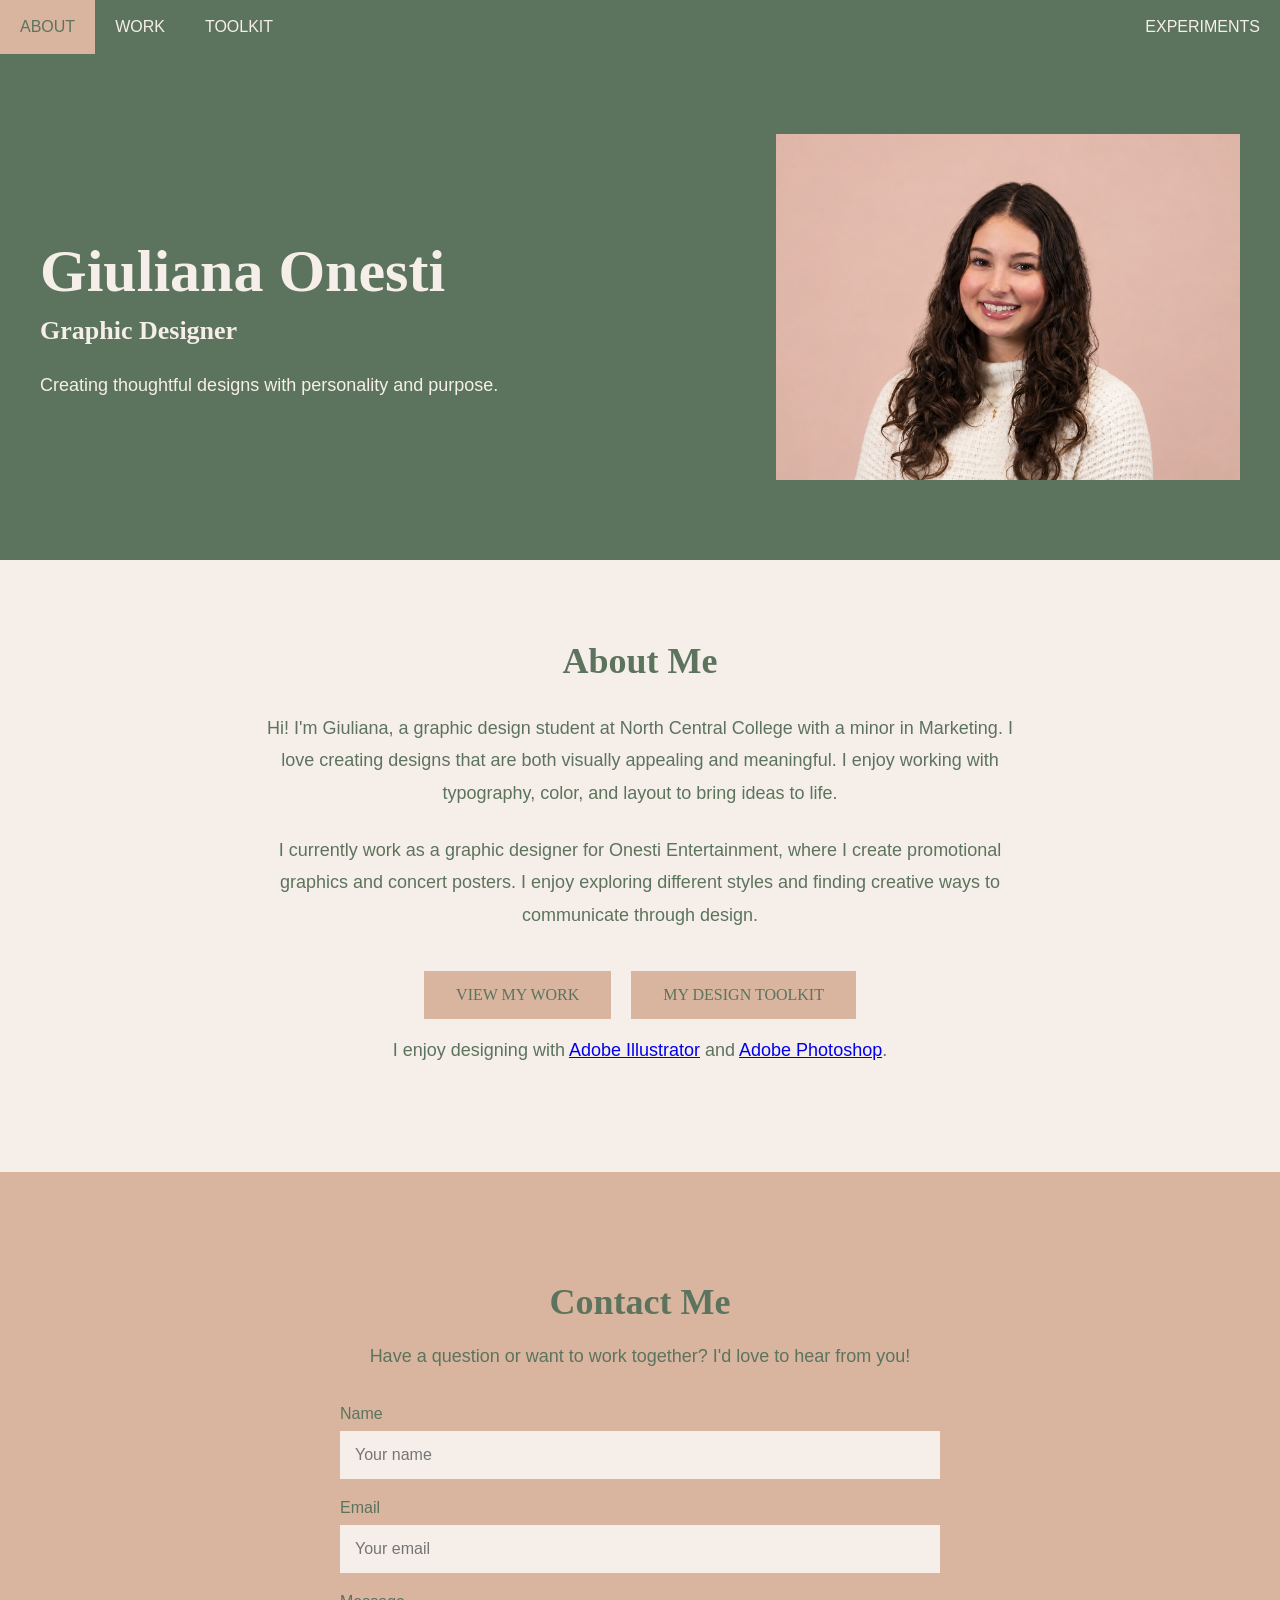
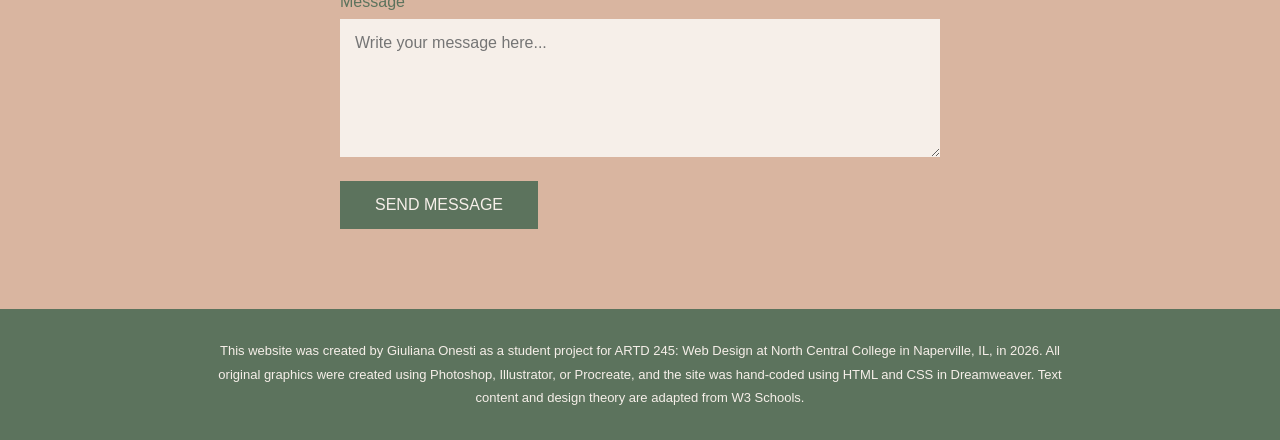
<file: index.html>
<!doctype html>
<html>
<head>
<meta charset="UTF-8">
<title>About</title>
	<link href="style.css" rel="stylesheet"
		  type="text/css">
</head>

<body>
	<nav>
    <ul class="topnav">
        <li><a class="active" href="index.html">ABOUT</a></li>
        <li><a href="work.html">WORK</a></li>
        <li><a href="toolkit.html">TOOLKIT</a></li>
        <li class="right"><a href="experiments.html">EXPERIMENTS</a></li>
    </ul>
</nav>
<header class="about-hero">
    <div class="about-hero-text">
        <h1>Giuliana Onesti</h1>
        <h3>Graphic Designer</h3>
        <p>Creating thoughtful designs with personality and purpose.</p>
    </div>
	<div class="about-hero-image">
    <img src="images/finalizedheadshot.png" alt="Portrait of Giuliana Onesti">
</div>
</header> <section id="about-me">
    <h2>About Me</h2>

    <p>
        Hi! I'm Giuliana, a graphic design student at
        North Central College with a minor in Marketing.
        I love creating designs that are both visually
        appealing and meaningful. I enjoy working with
        typography, color, and layout to bring ideas to life.
    </p>

    <p>
        I currently work as a graphic designer for
        Onesti Entertainment, where I create promotional
        graphics and concert posters. I enjoy exploring
        different styles and finding creative ways to
        communicate through design.
    </p>

    <a href="work.html" class="button">VIEW MY WORK</a>
    <a href="toolkit.html" class="button">MY DESIGN TOOLKIT</a>
<p>
    I enjoy designing with
    <a href="https://www.adobe.com/products/illustrator.html" target="_blank">Adobe Illustrator</a>
    and
    <a href="https://www.adobe.com/products/photoshop.html" target="_blank">Adobe Photoshop</a>.
</p>
</section>	
	<section id="contact">
    <h2>Contact Me</h2>

    <p>Have a question or want to work together?
    I'd love to hear from you!</p>

    <form>
        <label for="name">Name</label>
        <input type="text" id="name" name="name"
               placeholder="Your name" required>

        <label for="email">Email</label>
        <input type="email" id="email" name="email"
               placeholder="Your email" required>

        <label for="message">Message</label>
        <textarea id="message" name="message"
                  placeholder="Write your message here..."
                  rows="6" required></textarea>

        <button type="submit">SEND MESSAGE</button>
    </form>
</section>
	<footer id="site-footer">
    <p>
        This website was created by Giuliana Onesti
        as a student project for ARTD 245: Web Design
        at North Central College in Naperville, IL,
        in 2026. All original graphics were created
        using Photoshop, Illustrator, or Procreate,
        and the site was hand-coded using HTML and CSS
        in Dreamweaver. Text content and design theory
        are adapted from W3 Schools.
    </p>
</footer>
			 
</body>
</html>
</file>
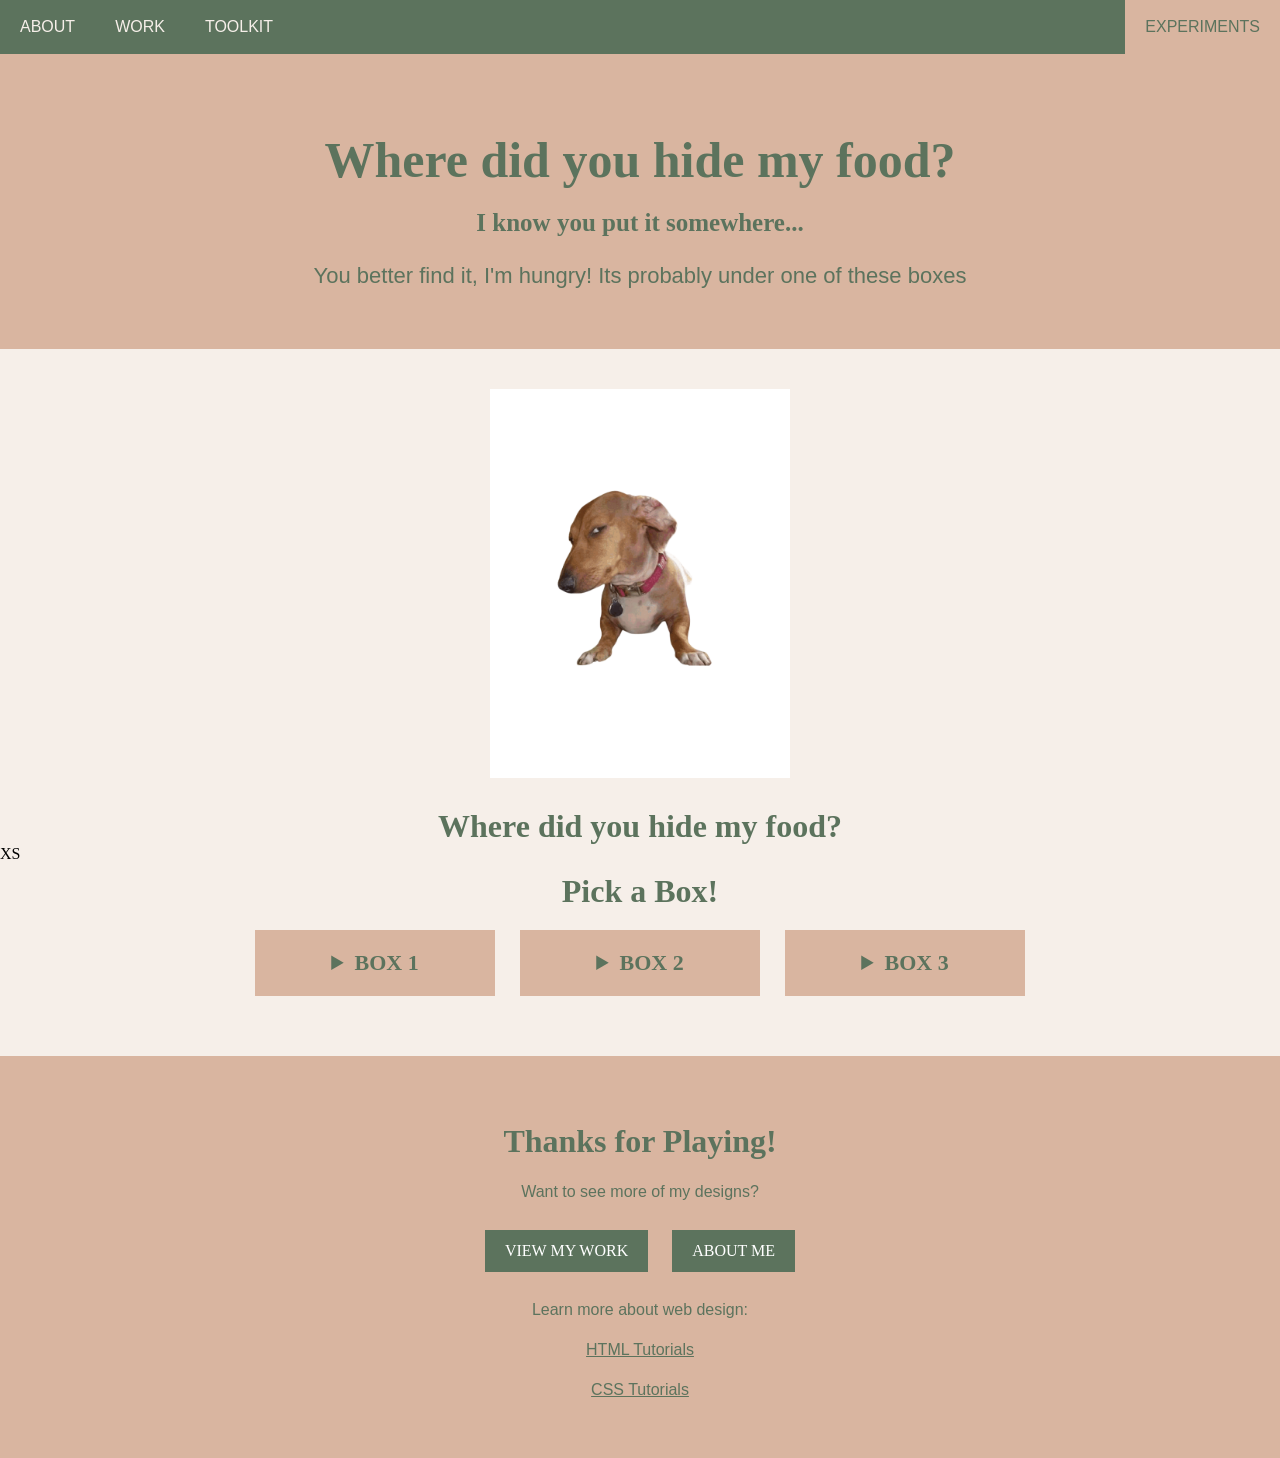
<file: experiments.html>
<!doctype html>
<html>
<head>
	<link href="style.css" rel="stylesheet" type="text/css">
    <meta charset="UTF-8">
    <title>Experiments</title>
</head>

<body>
	<nav>
    <ul class="topnav">
        <li><a href="index.html">ABOUT</a></li>
        <li><a href="work.html">WORK</a></li>
        <li><a href="toolkit.html">TOOLKIT</a></li>
        <li class="right"><a class="active" href="experiments.html">EXPERIMENTS</a></li>
    </ul>
</nav>

<section class="fetch-header">
    <h1>Where did you hide my food?</h1>
    <h2>I know you put it somewhere...</h2>
    <p>You better find it, I'm hungry! Its probably under one of these boxes</p>
</section>
	<div class="fetch-activity">

    <input type="checkbox" id="found-food">

    <section class="fetch-game">

        <img src="images/DOG.png" alt="Dog looking for food" class="fetch-dog sad-dog">

        <img src="images/HAPPYDOG.png" alt="Happy dog" class="fetch-dog happy-dog">

        <h2>Where did you hide my food?</h2>
     

    </section>XS

    <section class="toy-game">

        <h2>Pick a Box!</h2>

        <div class="toy-boxes">

            <details>
                <summary>BOX 1</summary>
                <img src="images/SOCKS.png" alt="Socks">
                <p>Ew socks! Try again!</p>
            </details>

            <details>
                <summary>BOX 2</summary>
                <img src="images/BEER.png" alt="Beer">
                <p>That's not my food! I'll use that to wash it down once you find it!</p>
            </details>

            <details>
                <summary>BOX 3</summary>
                <img src="images/DOGFOOD.png" alt="Dog food">
                <p>YAY! YOU FOUND MY FOOD!</p>

                <label for="found-food" class="food-button">GIVE ME MY FOOD!</label>
            </details>

        </div>

    </section>

</div>
	<section class="experiment-links">

    <h2>Thanks for Playing!</h2>
    <p>Want to see more of my designs?</p>

    <a href="work.html" class="experiment-button">VIEW MY WORK</a>
    <a href="index.html" class="experiment-button">ABOUT ME</a>

    <p>Learn more about web design:</p>

<p><a href="https://www.w3schools.com/html/" target="_blank">HTML Tutorials</a></p>
<p><a href="https://www.w3schools.com/css/" target="_blank">CSS Tutorials</a></p>

</section>

</body>
</html>
</file>
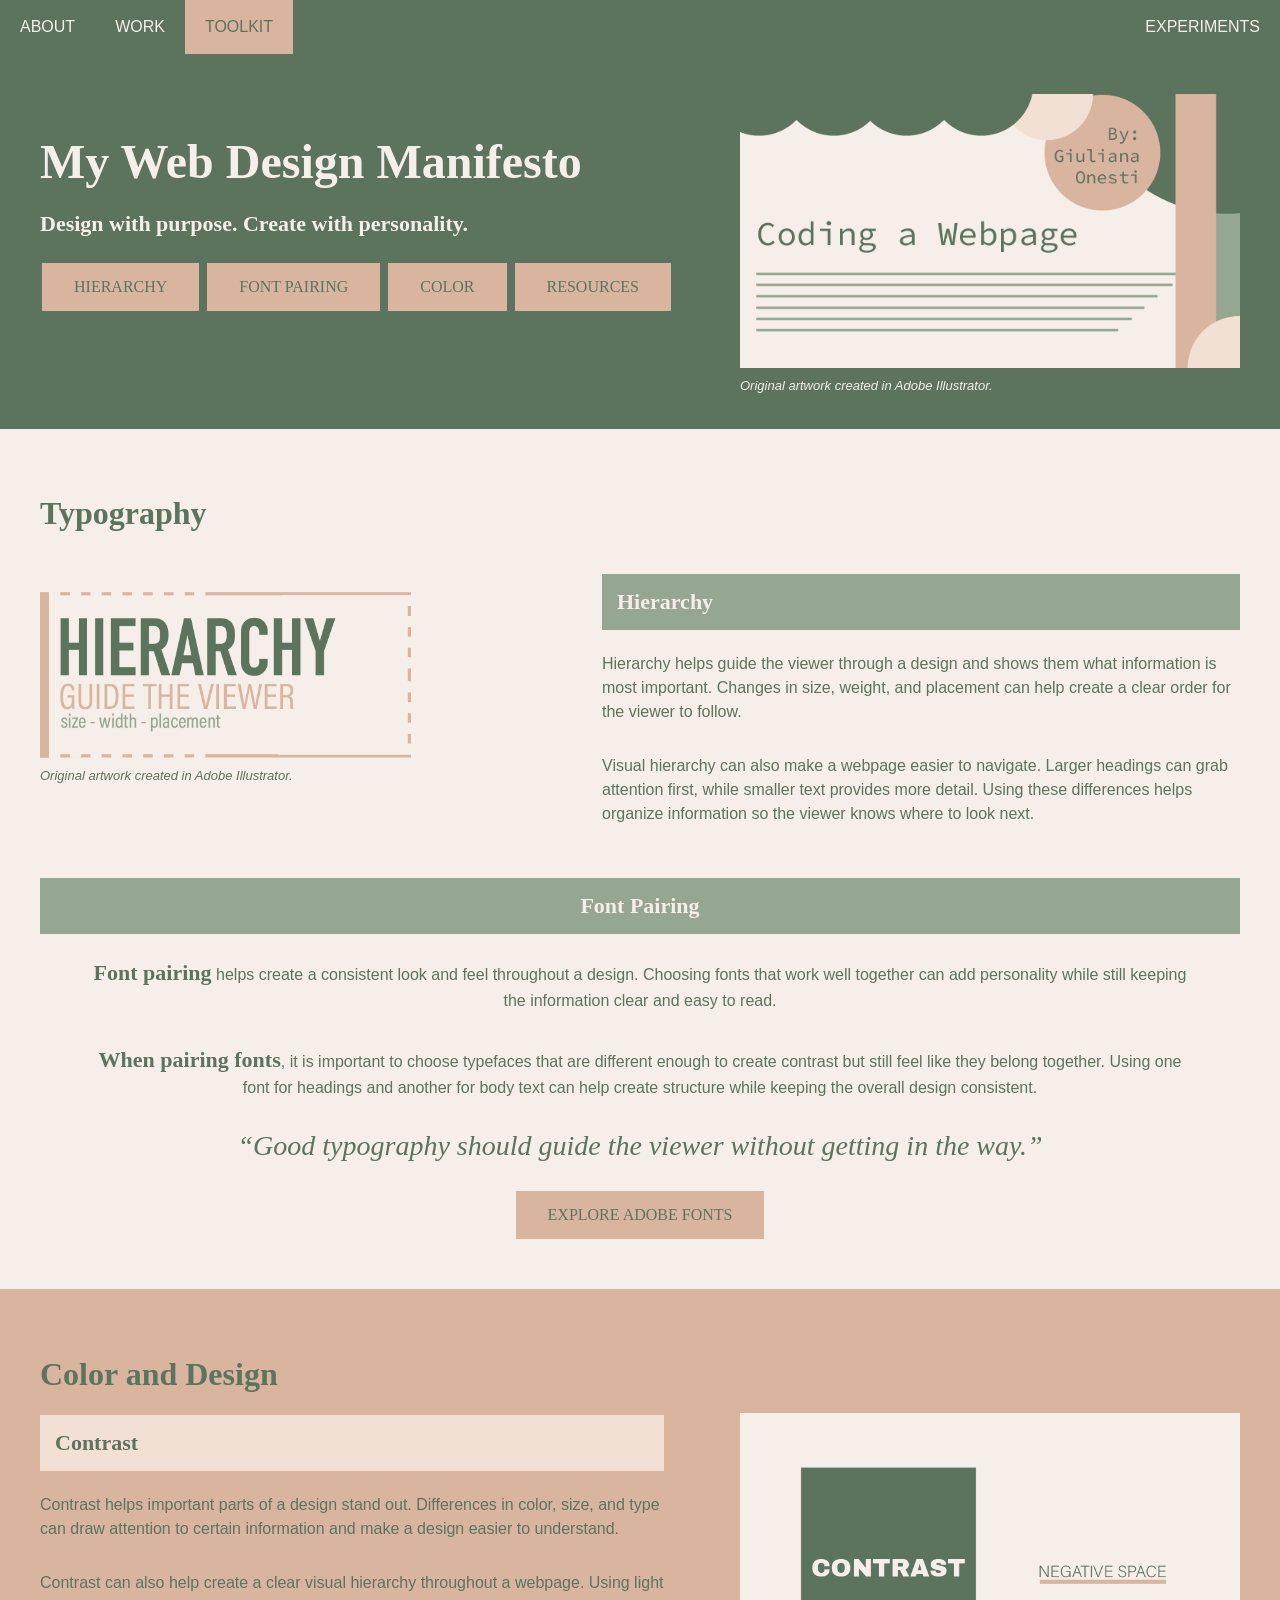
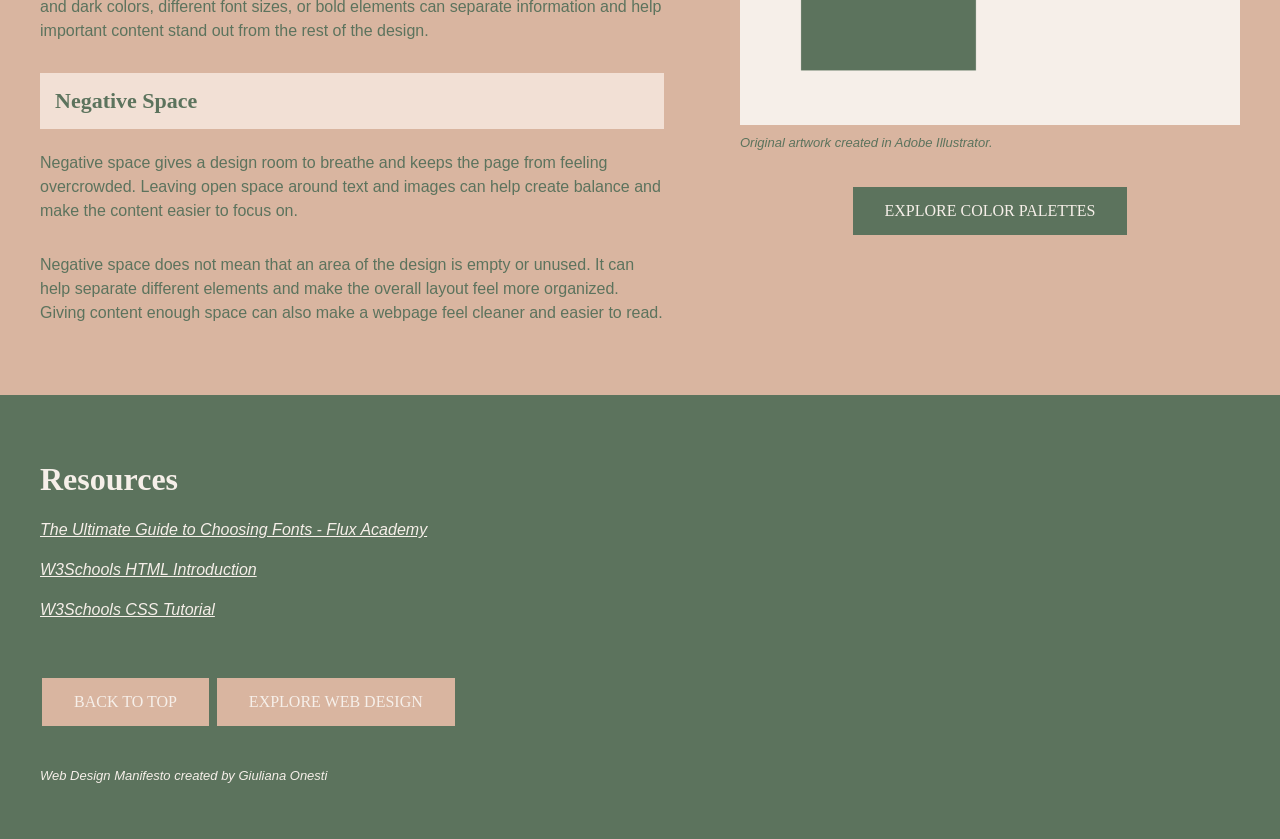
<file: toolkit.html>
<!doctype html>
<html>
<head>
<meta charset="UTF-8">
<title>My Web Design Manifesto</title>
	<link href="style.css" rel="stylesheet"
		  type="text/css">
</head>

<body>
	<nav>
    <ul class="topnav">
        <li><a href="index.html">ABOUT</a></li>
        <li><a href="work.html">WORK</a></li>
        <li><a class="active" href="toolkit.html">TOOLKIT</a></li>
        <li class="right"><a href="experiments.html">EXPERIMENTS</a></li>
    </ul>
</nav>
	<section id="hero">
		<div class="hero-text">
		<div class="hero-text">
	<h1>My Web Design Manifesto</h1>
	<h3>Design with purpose. Create with personality.</h3>
	<a href="#hierarchy" class="button">HIERARCHY</a>
<a href="#font-pairing" class="button">FONT PAIRING</a>
<a href="#color-design" class="button">COLOR</a>
<a href="#resources" class="button">RESOURCES</a>
			</div>
			</div>
		<div class="hero-imag">
<img src="images/hero-graphic.png"
	 alt="Abstract graphic representing my web design style">
		<p class="caption">Original artwork created in Adobe Illustrator.</p>
		</div>
	</section>
	
	<section id="typography">
	<h2>Typography</h2>
	<div class="hierarchy-layout">

    <div class="hierarchy-image">
        <img src="images/typography-graphic.png" alt="Typography graphic demonstrating hierarchy and font pairing">
        <p class="caption">Original artwork created in Adobe Illustrator.</p>
    </div>
	<div class="hierarchy-text">

    <h3 id="hierarchy">Hierarchy</h3>
		<p>Hierarchy helps guide the viewer through a design and shows them what information is most important. Changes in size, weight, and placement can help create a clear order for the viewer to follow.</p>

<p>Visual hierarchy can also make a webpage easier to navigate. Larger headings can grab attention first, while smaller text provides more detail. Using these differences helps organize information so the viewer knows where to look next.</p>
		</div>
		
		</div>
		<h3 id="font-pairing">Font Pairing</h3>
		<p class="font-text"><span class="serif-text">Font pairing</span> helps create a consistent look and feel throughout a design. Choosing fonts that work well together can add personality while still keeping the information clear and easy to read.</p>

<p class="font-text"><span class="serif-text">When pairing fonts</span>, it is important to choose typefaces that are different enough to create contrast but still feel like they belong together. Using one font for headings and another for body text can help create structure while keeping the overall design consistent.</p>
		<q>Good typography should guide the viewer without getting in the way.</q>
		<div class="font-button">
    <a href="https://fonts.adobe.com/" target="_blank" class="button">EXPLORE ADOBE FONTS</a>
</div>
	
		
	</section>
	
	<section id="color-design">
	<div class="color-layout">
		<h2>Color and Design</h2>
		<div class="color-image">

    <img src="images/Color-design-graphic.png"
         class="imgRight"
         alt="Graphic demonstrating contrast and negative space">

    <p class="caption">Original artwork created in Adobe Illustrator.</p>
<div class="color-button">
    <a href="https://color.adobe.com/" target="_blank" class="button">EXPLORE COLOR PALETTES</a>
</div>
</div>
	<div class="color-text">
		<h3>Contrast</h3>
		<p>Contrast helps important parts of a design stand out. Differences in color, size, and type can draw attention to certain information and make a design easier to understand.</p>

<p>Contrast can also help create a clear visual hierarchy throughout a webpage. Using light and dark colors, different font sizes, or bold elements can separate information and help important content stand out from the rest of the design.</p>
		<h3>Negative Space</h3>
		<p>Negative space gives a design room to breathe and keeps the page from feeling overcrowded. Leaving open space around text and images can help create balance and make the content easier to focus on.</p>

<p>Negative space does not mean that an area of the design is empty or unused. It can help separate different elements and make the overall layout feel more organized. Giving content enough space can also make a webpage feel cleaner and easier to read.</p>
		</div>
		</div>
	</section>
	
	<section id="resources" style="clear: both">
	<h2>Resources</h2>
	<p>
		<cite><a href="https://www.flux-academy.com/blog/the-ultimate-guide-to-choosing-fonts">The Ultimate Guide to Choosing Fonts - Flux Academy</a></cite>
		</p>
		<p>
			<cite><a href="https://www.w3schools.com/html/html_intro.asp" target="_blank">W3Schools HTML Introduction</a></cite>
		</p>
		<p>
			<cite><a href="https://www.w3schools.com/css/default.asp" target="_blank">W3Schools CSS Tutorial</a></cite>
		</p>
		<br><br>
		<a href="#hero" class="button">BACK TO TOP</a>
		<a href="https://www.w3schools.com/" target="_blank" class="button">EXPLORE WEB DESIGN</a>
		<p class="footer-text">Web Design Manifesto created by Giuliana Onesti</p>
	</section>
	
	
			 
</body>
</html>
</file>
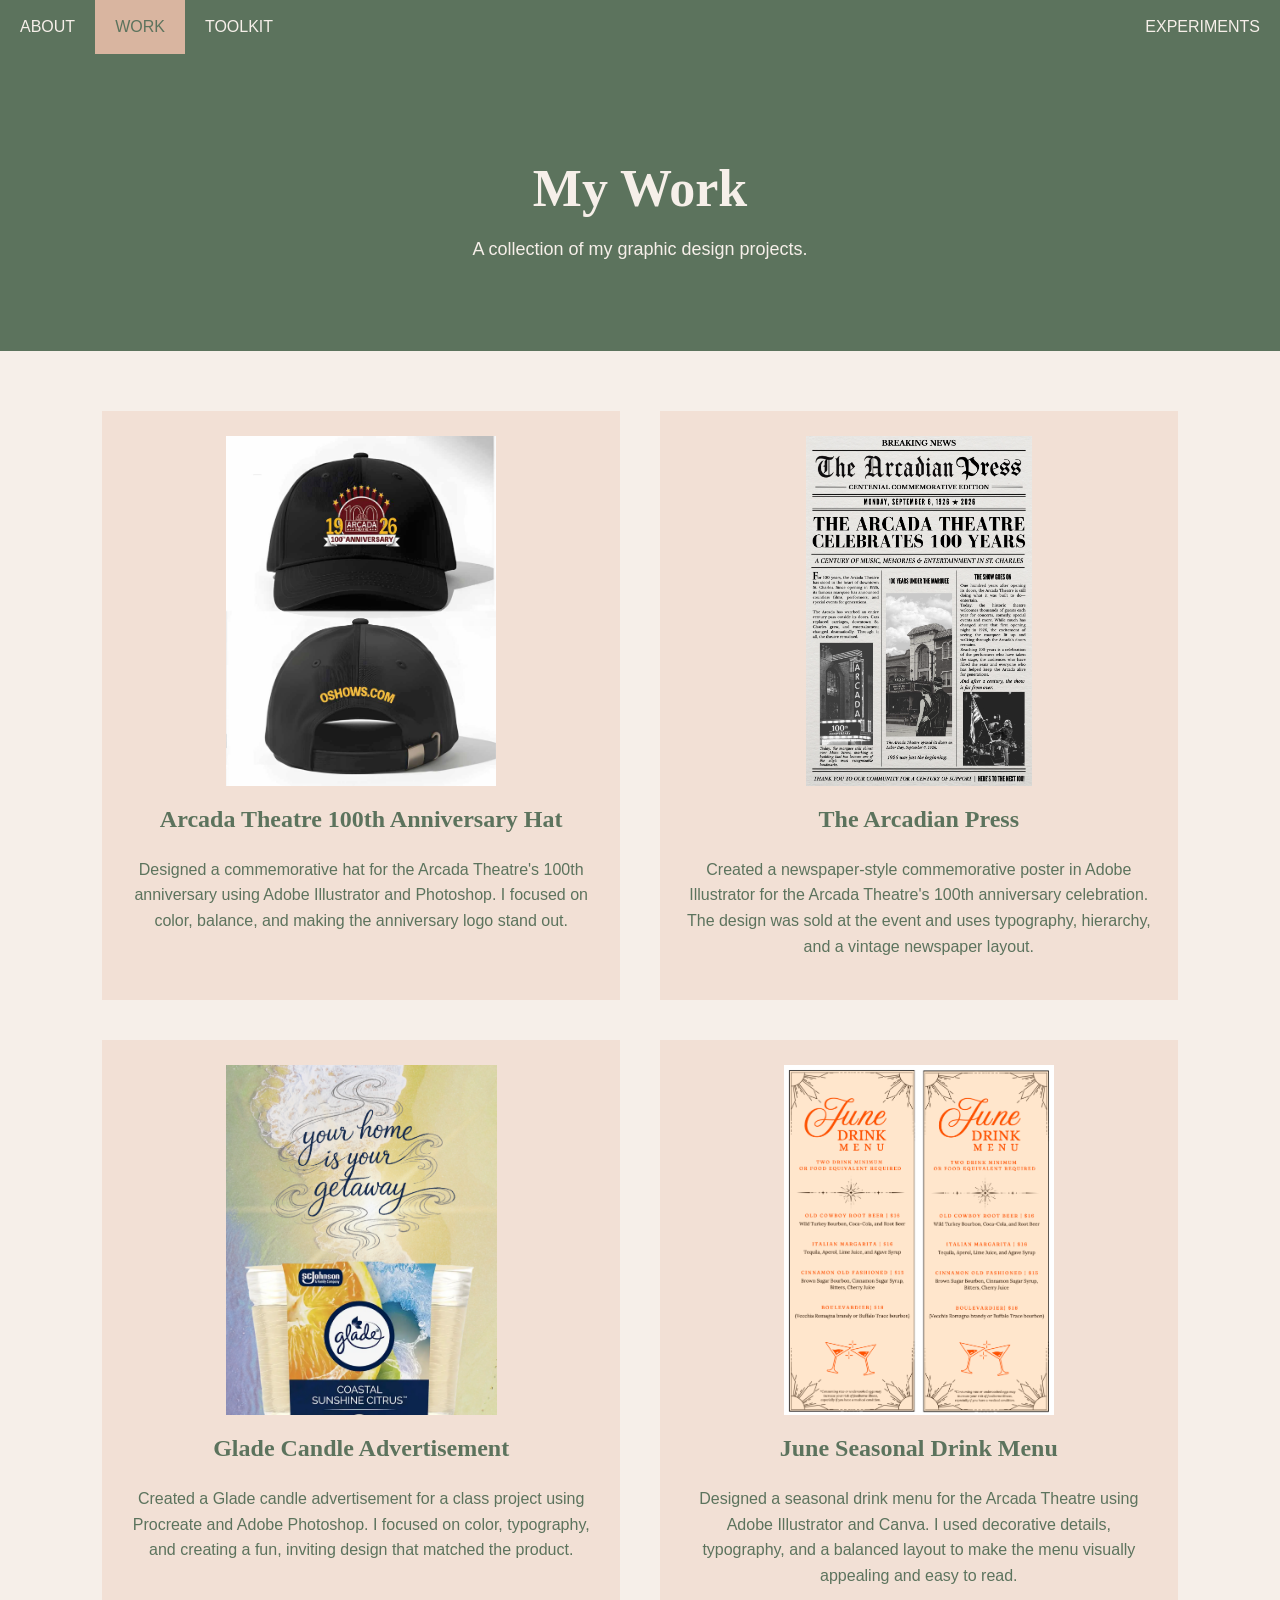
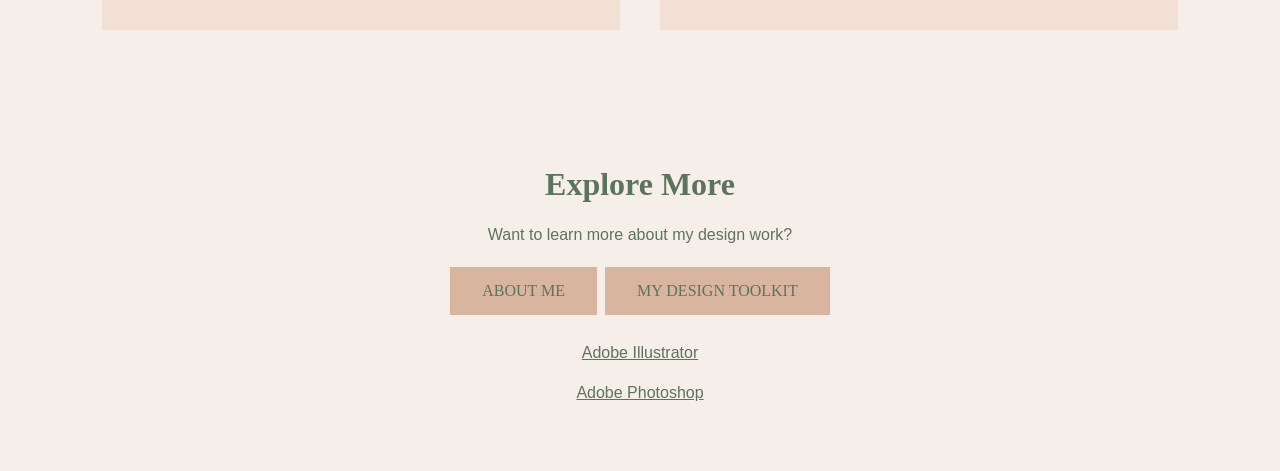
<file: work.html>
<!doctype html>
<html>
<head>
<meta charset="UTF-8">
<title>Work</title>
	<link href="style.css" rel="stylesheet" type="text/css">
</head>

<body>
	<nav>
		<ul class="topnav">
		<li><a href="index.html">ABOUT</a></li>
<li><a class="active" href="work.html">WORK</a></li>
		<li><a href="toolkit.html">TOOLKIT</a></li>
		<li class="right"><a href="experiments.html">EXPERIMENTS</a></li>
		</ul>
	</nav>
<header class="work-header">
    <h1>My Work</h1>
    <p>A collection of my graphic design projects.</p>
</header>

<section class="work-gallery">

    <div class="work-card">
        <img src="images/project1.png" alt="Design Project 1">
        <h3>Arcada Theatre 100th Anniversary Hat</h3>
<p>Designed a commemorative hat for the Arcada Theatre's 100th anniversary using Adobe Illustrator and Photoshop. I focused on color, balance, and making the anniversary logo stand out.</p>
    </div>

    <div class="work-card">
        <img src="images/project2.png" alt="Design Project 2">
        <h3>The Arcadian Press</h3>
<p>Created a newspaper-style commemorative poster in Adobe Illustrator for the Arcada Theatre's 100th anniversary celebration. The design was sold at the event and uses typography, hierarchy, and a vintage newspaper layout.</p>
    </div>

    <div class="work-card">
        <img src="images/project3.png" alt="Design Project 3">
       <h3>Glade Candle Advertisement</h3>
<p>Created a Glade candle advertisement for a class project using Procreate and Adobe Photoshop. I focused on color, typography, and creating a fun, inviting design that matched the product.</p>
    </div>

    <div class="work-card">
        <img src="images/project4.png" alt="Design Project 4">
        <h3>June Seasonal Drink Menu</h3>
<p>Designed a seasonal drink menu for the Arcada Theatre using Adobe Illustrator and Canva. I used decorative details, typography, and a balanced layout to make the menu visually appealing and easy to read.</p>
    </div>

</section>
	<section class="work-links">

    <h2>Explore More</h2>

    <p>Want to learn more about my design work?</p>

    <a href="index.html" class="button">ABOUT ME</a>

    <a href="toolkit.html" class="button">MY DESIGN TOOLKIT</a>

    <p>
        <a href="https://www.adobe.com/products/illustrator.html">
        Adobe Illustrator
        </a>
    </p>

    <p>
        <a href="https://www.adobe.com/products/photoshop.html">
        Adobe Photoshop
        </a>
    </p>

</section>
</body>
</html>
</file>
<file: style.css>
@charset "UTF-8";
/* CSS Document */
html {
   scroll-behavior: smooth;
}

body {
background-color: #f6efe9;
margin: 0;
}

#hero {
background-color: #5c735d;
color: #F6EFE9;
padding: 40px 40px 20px 40px;
display: flex;
justify-content: space-between;

}
#hero img {
    width: 500px;
    max-width: 100%;
	display: block;

}

h1 {
	font-size: 48px;
margin-bottom: 10px;
	font-family: Georgia, "Times New Roman", serif;
}

h2 {
    font-family: Georgia, "Times New Roman", serif;
    font-size: 32px;
    margin-bottom: 20px;
}

h3 {
	font-family: georgia, "times new roman", serif;
   font-size: 22px;
}

p {
	font-family: arial, helvetica, sans-serif;
    font-size: 16px;
    line-height: 1.5;
	
}

q {
	font-family: georgia, "times new roman", serif;
    font-size: 28px;
    font-style: italic;
	display: block;
	text-align: center;
}

a.button {
    background-color: #d9b5a0;
    color: #5c735d;
    padding: 15px 32px;
    text-align: center;
    text-decoration: none;
    display: inline-block;
    font-size: 16px;
    margin: 4px 2px 10px 2px;
}
a.button:hover {
    background-color: #F2E0D5;
    color: #5C735D;
}

#typography {
	padding: 40px;
	color: #5C735D
}

#typography h3 {
	background-color: #95A692;
	padding: 15px;
	color: #f6efe9;	
}

#typography p {
	margin-bottom: 30px;
	line-height: 1.5;

}

.color-image {
	float: right;
}
.color-image .caption {
	margin-top: 8px;
}

.color-text {
	width: 52%;
}

#color-design {
	padding: 40px;
	background-color: #D9B5A0;
	color: #5C735D
}

#color-design h3 {
	background-color: #F2E0D5;
	padding: 15px;
	color: #5C735D ;
}

#color-design img {
    width: 500px;
    max-width: 100%;
    display: block;
}

#typography img {
    width: 400px;
    max-width: 100%;
    display: block;
	
}

#color-design p {
	margin-bottom: 30px;
	line-height: 1.5;
	
}

#resources {
	background-color: #5c735d;
	color: #f6efe9;
	padding: 40px;
}
#resources a {
	color: #f6efe9;
}

#resources a:hover{
	color: #d9b5a0;
}

.caption {
    font-size: 13px;
    font-style: italic;
    margin-top: 8px;
}
#font-pairing {
    font-family: Georgia, "Times New Roman", serif;
    text-align: center;

}

.footer-text {
    font-size: 13px;
    font-style: italic;
    margin-top: 30px;
}

.hierarchy-layout {
    display: flex;
    align-items: center;
    gap: 40px;
}
.hierarchy-image {
    width: 45%;
}

.hierarchy-text {
    width: 55%;
}

.font-text {
	text-align: center;
}
.font-text {
    text-align: center;
    max-width: 1100px;
    margin-left: auto;
    margin-right: auto;
}

.serif-text {
    font-family: Georgia, "Times New Roman", serif;
    font-size: 22px;
    font-weight: bold;
}
.font-button {
    text-align: center;
	margin-top: 25px;
}
.color-button {
    text-align: center;
    margin-top: 25px;
}

.color-button a.button {
    background-color: #5C735D;
    color: #F6EFE9;
}

.color-button a.button:hover {
    background-color: #95A692;
    color: #F6EFE9;
}
/* Navigation */

.topnav {
  list-style-type: none;
  margin: 0;
  padding: 0;
  overflow: hidden;
	background-color: #5C735D;
}

.topnav li {
    float: left;
}

.topnav li.right {
    float: right;
}

.topnav li a {
    display: block;
   color: #F6EFE9;
   text-align: center;
    padding: 18px 20px;
    text-decoration: none;
 font-family: Arial, Helvetica, sans-serif;
}

.topnav li a:hover {
background-color: #95A692;
}

.topnav li a.active {
    background-color: #D9B5A0;
    color: #5C735D;
}
/* About Page */

.about-hero {
   background-color: #5C735D;
   color: #F6EFE9;
  padding: 80px 40px;
display: flex;
align-items: center;
	gap: 40px;
}
.about-hero-image {
    width: 40%;
}

.about-hero-image img {
    width: 100%;
    max-width: 500px;
    display: block;
}

.about-hero-text {
    width: 60%;
}

.about-hero h1 {
    font-size: 60px;
    margin-bottom: 10px;
}

.about-hero h3 {
    font-size: 26px;
    margin-top: 0;
}

.about-hero p {
    font-size: 18px;
    max-width: 500px;
}
/* ABOUT ME SECTION */

#about-me {
    background-color: #F6EFE9;
    padding: 80px 10%;
    text-align: center;
}

#about-me h2 {
    font-size: 36px;
    color: #5C735D;
    margin: 0 0 30px;
}

#about-me p {
    font-size: 18px;
    line-height: 1.8;
    color: #5C735D;
    max-width: 750px;
    margin: 0 auto 25px;
}

#about-me .button {
    display: inline-block;
    margin: 15px 8px;

}
@media screen and (max-width: 768px) {

    .about-hero {
        flex-direction: column;
        text-align: center;
        padding: 40px 20px;
	}

    .about-hero-text,
    .about-hero-image {
        width: 100%;
}

    .about-hero-image img {
        margin: auto;
}

    .hierarchy-layout {
        flex-direction: column;
}

    .hierarchy-image,
    .hierarchy-text,
    .color-text {
        width: 100%;
  }

    .color-image {
        float: none;
  }

}
/* CONTACT SECTION */

#contact {
    background-color: #D9B5A0;
    padding: 80px 10%;
    text-align: center;
    color: #5C735D;
}

#contact h2 {
    font-size: 36px;
    margin-bottom: 20px;
}

#contact p {
    font-size: 18px;
    margin-bottom: 35px;
}

#contact form {
    max-width: 600px;
    margin: auto;
    text-align: left;
}

#contact label {
    display: block;
    margin-bottom: 8px;
    font-family: Arial, sans-serif;
}

#contact input,
#contact textarea {
    width: 100%;
    padding: 15px;
    margin-bottom: 20px;
    border: none;
    background-color: #F6EFE9;
    font-family: Arial, sans-serif;
    font-size: 16px;
    box-sizing: border-box;
}

#contact button {
    background-color: #5C735D;
    color: #F6EFE9;
    border: none;
    padding: 15px 35px;
    font-size: 16px;
    cursor: pointer;
}

#contact button:hover {
    background-color: #95A692;
}
/* FOOTER */

#site-footer {
    background-color: #5C735D;
    color: #F6EFE9;
    padding: 30px 10%;
    text-align: center;
}

#site-footer p {
    font-size: 13px;
    line-height: 1.8;
    max-width: 850px;
    margin: auto;
}
/* WORK PAGE */

.work-header {
    background-color: #5C735D;
    color: #F6EFE9;
    text-align: center;
    padding: 70px 20px;
}

.work-header h1 {
    font-size: 52px;
    margin-bottom: 15px;
}

.work-header p {
    font-size: 18px;
}

/* Project Gallery */

.work-gallery {
    display: grid;
    grid-template-columns: repeat(2, 1fr);
    gap: 40px;
    padding: 60px 8%;
    background-color: #F6EFE9;
}

.work-card {
    background-color: #F2E0D5;
    padding: 25px;
    text-align: center;
    transition: transform 0.3s ease;
}

.work-card:hover {
    transform: translateY(-8px);
}

.work-card img {
    width: 100%;
    height: 350px;
    object-fit: contain;
    display: block;
}

.work-card h3 {
    color: #5C735D;
    font-size: 24px;
    margin-top: 20px;
}

.work-card p {
    color: #5C735D;
    font-size: 16px;
    line-height: 1.6;
}

/* Mobile Layout */

@media screen and (max-width: 768px) {
    .work-gallery {
        grid-template-columns: 1fr;
        padding: 30px 20px;
    }

    .work-card img {
        height: auto;
    }
}
/* Work Page Links */

.work-links {
    text-align: center;
    padding: 50px 20px;
    background-color: #F6EFE9;
    color: #5C735D;
}

.work-links a {
    color: #5C735D;
}

.work-links a:hover {
    color: #95A692;
}
/* FETCH GAME */

.fetch-header {
    background-color: #D9B5A0;
    color: #5C735D;
    text-align: center;
    padding: 35px 20px;
}

.fetch-header h1 {
    font-size: 50px;
}

.fetch-header h2 {
    font-size: 25px;
}
/* DOG GAME */

.fetch-game {
    text-align: center;
    background-color: #F6EFE9;
    padding: 40px 20px;
}

.fetch-dog {
    width: 300px;
    max-width: 100%;
}

.fetch-game h2 {
    color: #5C735D;
}

.fetch-game p {
    color: #5C735D;
}
/* MYSTERY BOXES */

.toy-game {
    text-align: center;
    background-color: #F6EFE9;
    padding: 30px;
    color: #5C735D;
}

.toy-boxes {
    display: flex;
    justify-content: center;
    gap: 25px;
}

.toy-boxes details {
    background-color: #D9B5A0;
    padding: 20px;
    width: 200px;
}

.toy-boxes summary {
    cursor: pointer;
    font-size: 22px;
    font-weight: bold;
}

.toy-boxes img {
    width: 150px;
    max-width: 100%;
    margin-top: 20px;
}

.toy-boxes p {
    font-size: 16px;
}
/* HAPPY DOG EFFECT */

#found-food {
    display: none;
}

.happy-dog {
    display: none;
}

#found-food:checked ~ .fetch-game .sad-dog {
    display: none;
}

#found-food:checked ~ .fetch-game .happy-dog {
    display: inline-block;
}

.food-button {
    display: inline-block;
    background-color: #5C735D;
    color: white;
    padding: 12px 20px;
    margin-top: 15px;
    cursor: pointer;
}

.food-button:hover {
    background-color: #95A692;
}
	/* FETCH GAME SPACING */

.fetch-game {
    padding-bottom: 10px;
}

.toy-game {
    padding-top: 10px;
}

.toy-boxes {
    margin-bottom: 30px;
}
/* EXPERIMENTS PAGE LINKS */

.experiment-links {
    background-color: #D9B5A0;
    text-align: center;
    padding: 40px 20px;
    color: #5C735D;
}

.experiment-button {
    display: inline-block;
    background-color: #5C735D;
    color: white;
    padding: 12px 20px;
    margin: 10px;
    text-decoration: none;
}

.experiment-button:hover {
    background-color: #95A692;
}

.experiment-links p a {
    color: #5C735D;
}

.experiment-links p a:hover {
    color: white;
}
/* FETCH GAME SPACING */

.fetch-game {
    padding-bottom: 0;
}

.fetch-game h2 {
    margin-bottom: 0;
}

.toy-game {
    padding-top: 0;
}

.toy-game h2 {
    margin-top: 10px;
    margin-bottom: 20px;
}
.fetch-header p {
	font-size: 22px
	
}
</file>
